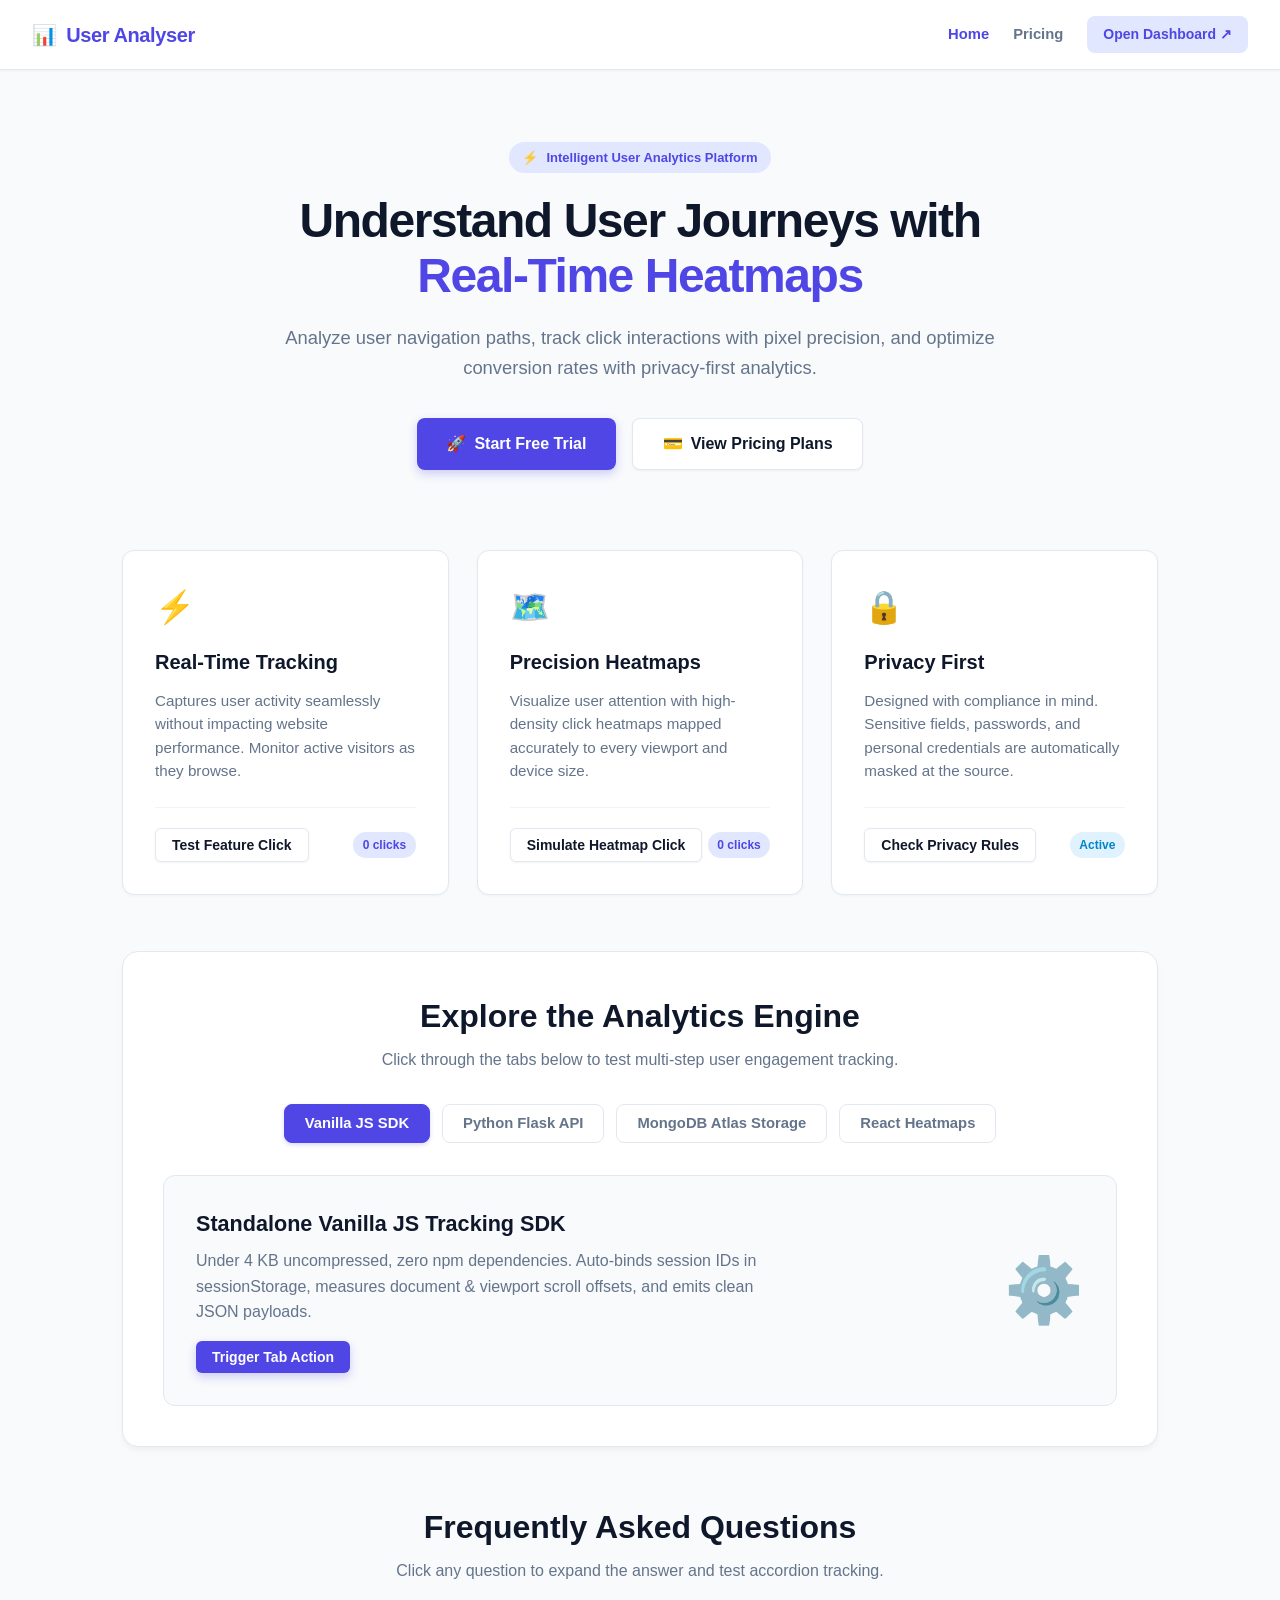
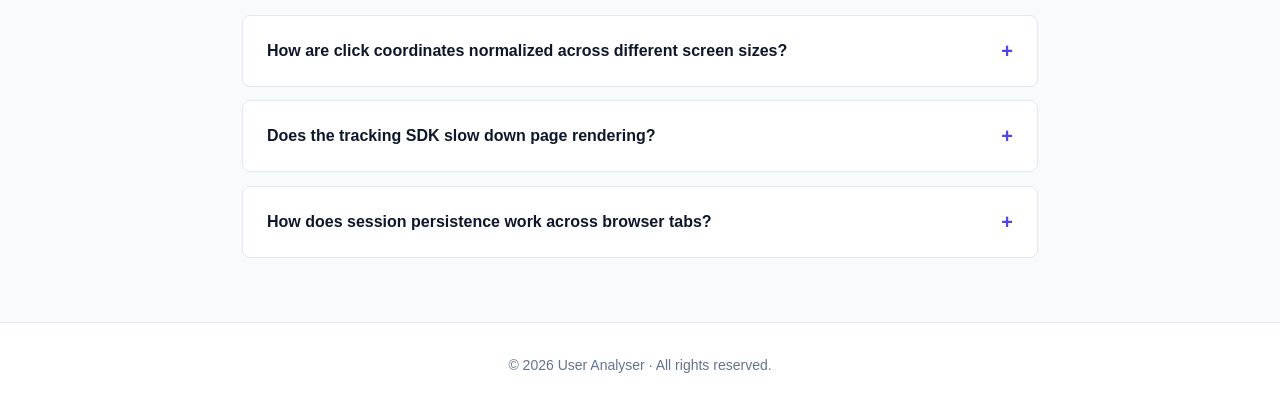
<file: demo-site/index.html>
<!DOCTYPE html>
<html lang="en">
<head>
    <meta charset="UTF-8">
    <meta name="viewport" content="width=device-width, initial-scale=1.0">
    <title>User Analyser - Intelligent Web Analytics</title>
    <style>
        :root {
            --primary: #4f46e5;
            --primary-hover: #4338ca;
            --primary-light: #e0e7ff;
            --bg: #f8fafc;
            --card-bg: #ffffff;
            --text-main: #0f172a;
            --text-muted: #64748b;
            --border: #e2e8f0;
            --accent: #10b981;
            --accent-light: #d1fae5;
            --danger: #ef4444;
        }
        * {
            box-sizing: border-box;
            margin: 0;
            padding: 0;
            font-family: -apple-system, BlinkMacSystemFont, "Segoe UI", Roboto, Helvetica, Arial, sans-serif;
        }
        body {
            background-color: var(--bg);
            color: var(--text-main);
            min-height: 100vh;
            display: flex;
            flex-direction: column;
            line-height: 1.5;
        }
        header {
            background: var(--card-bg);
            border-bottom: 1px solid var(--border);
            padding: 1rem 2rem;
            display: flex;
            justify-content: space-between;
            align-items: center;
            position: sticky;
            top: 0;
            z-index: 40;
            box-shadow: 0 1px 3px 0 rgba(0, 0, 0, 0.04);
        }
        .logo {
            font-size: 1.25rem;
            font-weight: 800;
            color: var(--primary);
            display: flex;
            align-items: center;
            gap: 0.6rem;
            letter-spacing: -0.02em;
        }
        nav {
            display: flex;
            gap: 1.5rem;
            align-items: center;
        }
        nav a {
            text-decoration: none;
            color: var(--text-muted);
            font-weight: 600;
            font-size: 0.925rem;
            transition: color 0.15s;
        }
        nav a:hover, nav a.active {
            color: var(--primary);
        }
        .nav-btn {
            background: var(--primary-light);
            color: var(--primary);
            padding: 0.5rem 1rem;
            border-radius: 0.5rem;
            text-decoration: none;
            font-size: 0.875rem;
            font-weight: 700;
            transition: all 0.2s;
        }
        .nav-btn:hover {
            background: var(--primary);
            color: white;
        }
        .hero {
            padding: 4.5rem 2rem 3rem;
            text-align: center;
            max-width: 860px;
            margin: 0 auto;
        }
        .hero-badge {
            display: inline-flex;
            align-items: center;
            gap: 0.5rem;
            background: var(--primary-light);
            color: var(--primary);
            font-size: 0.8125rem;
            font-weight: 700;
            padding: 0.35rem 0.85rem;
            border-radius: 9999px;
            margin-bottom: 1.25rem;
        }
        .hero h1 {
            font-size: 3rem;
            font-weight: 800;
            line-height: 1.15;
            letter-spacing: -0.03em;
            margin-bottom: 1.25rem;
            color: var(--text-main);
        }
        .hero h1 span {
            color: var(--primary);
        }
        .hero p {
            font-size: 1.15rem;
            color: var(--text-muted);
            margin-bottom: 2.25rem;
            line-height: 1.6;
        }
        .btn-group {
            display: flex;
            gap: 1rem;
            justify-content: center;
            flex-wrap: wrap;
        }
        .btn {
            padding: 0.8rem 1.85rem;
            font-size: 1rem;
            font-weight: 700;
            border-radius: 0.5rem;
            cursor: pointer;
            transition: all 0.2s;
            border: none;
            text-decoration: none;
            display: inline-flex;
            align-items: center;
            gap: 0.5rem;
            user-select: none;
        }
        .btn-primary {
            background: var(--primary);
            color: white;
            box-shadow: 0 4px 10px rgba(79, 70, 229, 0.25);
        }
        .btn-primary:hover {
            background: var(--primary-hover);
            transform: translateY(-2px);
            box-shadow: 0 6px 14px rgba(79, 70, 229, 0.35);
        }
        .btn-secondary {
            background: white;
            color: var(--text-main);
            border: 1px solid var(--border);
            box-shadow: 0 1px 3px rgba(0, 0, 0, 0.05);
        }
        .btn-secondary:hover {
            background: #f1f5f9;
            transform: translateY(-2px);
        }
        .btn-sm {
            padding: 0.5rem 1rem;
            font-size: 0.875rem;
            border-radius: 0.375rem;
        }
        /* Features Grid */
        .features {
            max-width: 1100px;
            margin: 2rem auto;
            padding: 0 2rem;
            display: grid;
            grid-template-columns: repeat(auto-fit, minmax(320px, 1fr));
            gap: 1.75rem;
        }
        .feature-card {
            background: var(--card-bg);
            border: 1px solid var(--border);
            border-radius: 0.75rem;
            padding: 2rem;
            box-shadow: 0 1px 3px 0 rgba(0, 0, 0, 0.04);
            transition: all 0.2s;
            display: flex;
            flex-direction: column;
        }
        .feature-card:hover {
            transform: translateY(-4px);
            box-shadow: 0 12px 20px -3px rgba(0, 0, 0, 0.08);
            border-color: #cbd5e1;
        }
        .feature-icon {
            font-size: 2rem;
            margin-bottom: 1rem;
        }
        .feature-card h3 {
            font-size: 1.25rem;
            font-weight: 700;
            margin-bottom: 0.75rem;
        }
        .feature-card p {
            color: var(--text-muted);
            line-height: 1.55;
            margin-bottom: 1.5rem;
            font-size: 0.95rem;
            flex-grow: 1;
        }
        .feature-action-bar {
            display: flex;
            align-items: center;
            justify-content: space-between;
            border-top: 1px solid #f1f5f9;
            padding-top: 1.25rem;
        }
        .click-counter-badge {
            font-size: 0.75rem;
            font-weight: 700;
            color: var(--primary);
            background: var(--primary-light);
            padding: 0.25rem 0.6rem;
            border-radius: 9999px;
        }

        /* Interactive Showcase Tabs */
        .showcase-section {
            max-width: 1100px;
            margin: 3.5rem auto 1.5rem;
            padding: 0 2rem;
            width: 100%;
        }
        .showcase-card {
            background: white;
            border: 1px solid var(--border);
            border-radius: 1rem;
            padding: 2.5rem;
            box-shadow: 0 4px 6px -1px rgba(0, 0, 0, 0.05);
        }
        .showcase-header {
            text-align: center;
            margin-bottom: 2rem;
        }
        .showcase-header h2 {
            font-size: 2rem;
            font-weight: 800;
            margin-bottom: 0.5rem;
        }
        .showcase-header p {
            color: var(--text-muted);
        }
        .tab-buttons {
            display: flex;
            gap: 0.75rem;
            justify-content: center;
            margin-bottom: 2rem;
            flex-wrap: wrap;
        }
        .tab-btn {
            padding: 0.65rem 1.25rem;
            border: 1px solid var(--border);
            background: white;
            border-radius: 0.5rem;
            font-weight: 600;
            font-size: 0.925rem;
            cursor: pointer;
            transition: all 0.2s;
            color: var(--text-muted);
        }
        .tab-btn:hover {
            border-color: var(--primary);
            color: var(--primary);
        }
        .tab-btn.active {
            background: var(--primary);
            color: white;
            border-color: var(--primary);
            box-shadow: 0 2px 4px rgba(79, 70, 229, 0.2);
        }
        .tab-content-panel {
            background: #f8fafc;
            border: 1px solid var(--border);
            border-radius: 0.75rem;
            padding: 2rem;
            min-height: 180px;
            display: flex;
            align-items: center;
            justify-content: space-between;
            gap: 2rem;
        }
        .tab-info h4 {
            font-size: 1.35rem;
            font-weight: 800;
            margin-bottom: 0.5rem;
            color: var(--text-main);
        }
        .tab-info p {
            color: var(--text-muted);
            line-height: 1.6;
            margin-bottom: 1rem;
            max-width: 580px;
        }

        /* FAQ Accordion */
        .faq-section {
            max-width: 860px;
            margin: 3.5rem auto 4rem;
            padding: 0 2rem;
            width: 100%;
        }
        .faq-section h2 {
            text-align: center;
            font-size: 2rem;
            font-weight: 800;
            margin-bottom: 0.5rem;
        }
        .faq-section .subtitle {
            text-align: center;
            color: var(--text-muted);
            margin-bottom: 2rem;
        }
        .faq-item {
            background: white;
            border: 1px solid var(--border);
            border-radius: 0.5rem;
            margin-bottom: 0.85rem;
            overflow: hidden;
            transition: border-color 0.2s;
        }
        .faq-item:hover {
            border-color: #cbd5e1;
        }
        .faq-question {
            padding: 1.25rem 1.5rem;
            font-weight: 700;
            cursor: pointer;
            display: flex;
            justify-content: space-between;
            align-items: center;
            user-select: none;
            color: var(--text-main);
        }
        .faq-question span.icon {
            font-size: 1.25rem;
            color: var(--primary);
            transition: transform 0.2s;
        }
        .faq-answer {
            padding: 0 1.5rem 1.25rem;
            color: var(--text-muted);
            font-size: 0.95rem;
            line-height: 1.6;
            display: none;
        }
        .faq-item.open .faq-answer {
            display: block;
        }
        .faq-item.open .faq-question span.icon {
            transform: rotate(45deg);
        }

        /* Live Tracker Toast */
        #cf-toast {
            position: fixed;
            bottom: 1.5rem;
            right: 1.5rem;
            background: #0f172a;
            color: #f8fafc;
            padding: 1rem 1.5rem;
            border-radius: 0.75rem;
            font-size: 0.9rem;
            box-shadow: 0 20px 25px -5px rgba(0, 0, 0, 0.3), 0 8px 10px -6px rgba(0, 0, 0, 0.2);
            display: none;
            z-index: 1000;
            border-left: 4px solid var(--accent);
            animation: slideUp 0.25s ease-out;
            max-width: 380px;
        }
        @keyframes slideUp {
            from { opacity: 0; transform: translateY(16px); }
            to { opacity: 1; transform: translateY(0); }
        }
        #cf-toast strong {
            color: #38bdf8;
        }
        #cf-toast a {
            color: #a7f3d0;
            text-decoration: underline;
            font-weight: 600;
            display: inline-block;
            margin-top: 0.35rem;
        }

        /* Modals */
        .modal-overlay {
            position: fixed;
            top: 0;
            left: 0;
            right: 0;
            bottom: 0;
            background: rgba(15, 23, 42, 0.6);
            backdrop-filter: blur(4px);
            display: none;
            justify-content: center;
            align-items: center;
            z-index: 999;
            padding: 1.5rem;
        }
        .modal-card {
            background: white;
            border-radius: 1rem;
            max-width: 500px;
            width: 100%;
            padding: 2.25rem;
            box-shadow: 0 25px 50px -12px rgba(0, 0, 0, 0.25);
            position: relative;
            animation: zoomIn 0.2s ease-out;
        }
        @keyframes zoomIn {
            from { opacity: 0; transform: scale(0.95); }
            to { opacity: 1; transform: scale(1); }
        }
        .modal-close-btn {
            position: absolute;
            top: 1.25rem;
            right: 1.25rem;
            background: none;
            border: none;
            font-size: 1.5rem;
            color: #94a3b8;
            cursor: pointer;
            padding: 0.25rem 0.5rem;
            border-radius: 0.375rem;
        }
        .modal-close-btn:hover {
            color: #0f172a;
            background: #f1f5f9;
        }
        .modal-card h3 {
            font-size: 1.5rem;
            font-weight: 800;
            margin-bottom: 0.5rem;
        }
        .modal-card p {
            color: var(--text-muted);
            margin-bottom: 1.5rem;
            font-size: 0.95rem;
        }
        .form-group {
            margin-bottom: 1.25rem;
            text-align: left;
        }
        .form-group label {
            display: block;
            font-size: 0.85rem;
            font-weight: 700;
            margin-bottom: 0.4rem;
            color: var(--text-main);
        }
        .form-input {
            width: 100%;
            padding: 0.75rem 1rem;
            border: 1px solid var(--border);
            border-radius: 0.5rem;
            font-size: 0.95rem;
            outline: none;
            transition: border-color 0.15s;
        }
        .form-input:focus {
            border-color: var(--primary);
            box-shadow: 0 0 0 3px rgba(79, 70, 229, 0.15);
        }

        /* Success Message Box */
        .success-box {
            background: var(--accent-light);
            border: 1px solid #86efac;
            color: #065f46;
            padding: 1.5rem;
            border-radius: 0.75rem;
            text-align: center;
            display: none;
        }

        footer {
            margin-top: auto;
            padding: 2rem;
            text-align: center;
            border-top: 1px solid var(--border);
            color: var(--text-muted);
            font-size: 0.875rem;
            background: white;
        }
    </style>
</head>
<body>

    <!-- Sticky Navigation Bar -->
    <header>
        <div class="logo">
            <span>📊</span> User Analyser
        </div>
        <nav>
            <a href="index.html" class="active">Home</a>
            <a href="pricing.html">Pricing</a>
            <a href="http://localhost:5173" target="_blank" class="nav-btn">Open Dashboard ↗</a>
        </nav>
    </header>

    <main>
        <!-- Hero Section -->
        <section class="hero">
            <div class="hero-badge">
                <span>⚡</span> Intelligent User Analytics Platform
            </div>
            <h1>Understand User Journeys with <span>Real-Time Heatmaps</span></h1>
            <p>Analyze user navigation paths, track click interactions with pixel precision, and optimize conversion rates with privacy-first analytics.</p>
            <div class="btn-group">
                <button id="btn-hero-signup" class="btn btn-primary" onclick="openSignupModal()">
                    <span>🚀</span> Start Free Trial
                </button>
                <a id="btn-hero-pricing" href="pricing.html" class="btn btn-secondary">
                    <span>💳</span> View Pricing Plans
                </a>
            </div>
        </section>

        <!-- Feature Cards Grid -->
        <section class="features">
            <div class="feature-card">
                <div class="feature-icon">⚡</div>
                <h3>Real-Time Tracking</h3>
                <p>Captures user activity seamlessly without impacting website performance. Monitor active visitors as they browse.</p>
                <div class="feature-action-bar">
                    <button id="btn-feature-realtime" class="btn btn-secondary btn-sm" onclick="handleFeatureTest(this, 'Real-time Tracking')">
                        Test Feature Click
                    </button>
                    <span id="counter-realtime" class="click-counter-badge">0 clicks</span>
                </div>
            </div>

            <div class="feature-card">
                <div class="feature-icon">🗺️</div>
                <h3>Precision Heatmaps</h3>
                <p>Visualize user attention with high-density click heatmaps mapped accurately to every viewport and device size.</p>
                <div class="feature-action-bar">
                    <button id="btn-feature-heatmap" class="btn btn-secondary btn-sm" onclick="handleFeatureTest(this, 'Precision Heatmaps')">
                        Simulate Heatmap Click
                    </button>
                    <span id="counter-heatmap" class="click-counter-badge">0 clicks</span>
                </div>
            </div>

            <div class="feature-card">
                <div class="feature-icon">🔒</div>
                <h3>Privacy First</h3>
                <p>Designed with compliance in mind. Sensitive fields, passwords, and personal credentials are automatically masked at the source.</p>
                <div class="feature-action-bar">
                    <button id="btn-feature-privacy" class="btn btn-secondary btn-sm" onclick="openPrivacyModal()">
                        Check Privacy Rules
                    </button>
                    <span class="click-counter-badge" style="background: #e0f2fe; color: #0284c7;">Active</span>
                </div>
            </div>
        </section>

        <!-- Interactive Showcase Tabs -->
        <section class="showcase-section">
            <div class="showcase-card">
                <div class="showcase-header">
                    <h2>Explore the Analytics Engine</h2>
                    <p>Click through the tabs below to test multi-step user engagement tracking.</p>
                </div>

                <div class="tab-buttons">
                    <button class="tab-btn active" onclick="switchShowcaseTab(0, 'Tracking SDK')">Vanilla JS SDK</button>
                    <button class="tab-btn" onclick="switchShowcaseTab(1, 'Flask Backend')">Python Flask API</button>
                    <button class="tab-btn" onclick="switchShowcaseTab(2, 'MongoDB Atlas')">MongoDB Atlas Storage</button>
                    <button class="tab-btn" onclick="switchShowcaseTab(3, 'React Dashboard')">React Heatmaps</button>
                </div>

                <div id="showcase-content" class="tab-content-panel">
                    <div class="tab-info">
                        <h4 id="tab-title">Standalone Vanilla JS Tracking SDK</h4>
                        <p id="tab-desc">Under 4 KB uncompressed, zero npm dependencies. Auto-binds session IDs in sessionStorage, measures document & viewport scroll offsets, and emits clean JSON payloads.</p>
                        <button id="btn-tab-action" class="btn btn-primary btn-sm" onclick="handleTabAction()">
                            Trigger Tab Action
                        </button>
                    </div>
                    <div style="font-size: 4rem; opacity: 0.85;">⚙️</div>
                </div>
            </div>
        </section>

        <!-- Interactive FAQ Accordion -->
        <section class="faq-section">
            <h2>Frequently Asked Questions</h2>
            <p class="subtitle">Click any question to expand the answer and test accordion tracking.</p>

            <div class="faq-item" onclick="toggleFaq(this)">
                <div class="faq-question">
                    <span>How are click coordinates normalized across different screen sizes?</span>
                    <span class="icon">+</span>
                </div>
                <div class="faq-answer">
                    The tracker captures both absolute document coordinates <code>(x, y)</code> and current viewport width/height. The backend calculates normalized coordinates <code>(x / viewport.width, y / viewport.height)</code> so the React heatmap can scale accurately regardless of screen size!
                </div>
            </div>

            <div class="faq-item" onclick="toggleFaq(this)">
                <div class="faq-question">
                    <span>Does the tracking SDK slow down page rendering?</span>
                    <span class="icon">+</span>
                </div>
                <div class="faq-answer">
                    Not at all! The SDK attaches a single top-level event listener with event delegation and uses non-blocking asynchronous <code>fetch(..., { keepalive: true })</code> and <code>sendBeacon</code> fallbacks.
                </div>
            </div>

            <div class="faq-item" onclick="toggleFaq(this)">
                <div class="faq-question">
                    <span>How does session persistence work across browser tabs?</span>
                    <span class="icon">+</span>
                </div>
                <div class="faq-answer">
                    Sessions are managed via <code>sessionStorage</code>. Each browser tab receives a persistent UUID. Navigating between pages in the same tab preserves the journey, while opening a fresh tab begins a separate session!
                </div>
            </div>
        </section>
    </main>

    <!-- Sign Up Modal Dialog -->
    <div id="modal-signup" class="modal-overlay" onclick="closeModalOnOverlay(event, 'modal-signup')">
        <div class="modal-card">
            <button class="modal-close-btn" onclick="closeModal('modal-signup')">&times;</button>
            <div id="signup-form-view">
                <h3>🚀 Start Your 14-Day Free Trial</h3>
                <p>Test form interaction tracking and conversion funnels.</p>
                <form onsubmit="handleSignupSubmit(event)">
                    <div class="form-group">
                        <label for="input-name">Full Name</label>
                        <input id="input-name" class="form-input" type="text" placeholder="e.g. Bhupesh Singh" required>
                    </div>
                    <div class="form-group">
                        <label for="input-email">Work Email</label>
                        <input id="input-email" class="form-input" type="email" placeholder="bhupesh@example.com" required>
                    </div>
                    <div class="form-group">
                        <label for="input-pass">Password (Ignored by SDK Privacy Filter)</label>
                        <input id="input-pass" class="form-input" type="password" placeholder="••••••••••••" required>
                    </div>
                    <button type="submit" id="btn-submit-signup" class="btn btn-primary" style="width: 100%; justify-content: center;">
                        Create Free Account
                    </button>
                </form>
            </div>
            <div id="signup-success-view" class="success-box">
                <div style="font-size: 2.5rem; margin-bottom: 0.5rem;">🎉</div>
                <h4 style="font-size: 1.25rem; font-weight: 800; margin-bottom: 0.5rem;">Account Created Successfully!</h4>
                <p style="color: #047857; margin-bottom: 1rem;">This signup interaction was tracked and recorded to MongoDB Atlas.</p>
                <button class="btn btn-primary btn-sm" onclick="closeModal('modal-signup')">Close & Continue</button>
            </div>
        </div>
    </div>

    <!-- Privacy Rules Modal Dialog -->
    <div id="modal-privacy" class="modal-overlay" onclick="closeModalOnOverlay(event, 'modal-privacy')">
        <div class="modal-card">
            <button class="modal-close-btn" onclick="closeModal('modal-privacy')">&times;</button>
            <h3>🔒 Built-in Privacy Rules</h3>
            <p>How the Vanilla JS Tracker SDK safeguards user data:</p>
            <ul style="text-align: left; margin-bottom: 1.5rem; padding-left: 1.25rem; line-height: 1.8; color: var(--text-muted);">
                <li><strong>Password Field Masking:</strong> Any <code>input[type="password"]</code> click or value is strictly ignored.</li>
                <li><strong>PII Sanitization:</strong> Form values with sensitive tokens are never sent over the wire.</li>
                <li><strong>Configurable Blacklists:</strong> Elements marked with <code>data-analytics-ignore</code> are skipped completely.</li>
                <li><strong>Cookie-Free Architecture:</strong> Relies on tab-scoped <code>sessionStorage</code> rather than third-party tracking cookies.</li>
            </ul>
            <button class="btn btn-secondary btn-sm" onclick="closeModal('modal-privacy')" style="width: 100%; justify-content: center;">
                Got it, Thanks!
            </button>
        </div>
    </div>

    <!-- Live Tracking Feedback Banner -->
    <div id="cf-toast"></div>

    <footer>
        <p>© 2026 User Analyser · All rights reserved.</p>
    </footer>

    <!-- Load Standalone Analytics SDK -->
    <script src="../tracker/tracker.js" data-api-url="http://127.0.0.1:5000/api"></script>

    <!-- Interactive Page Logic & Toast Feedback -->
    <script>
        var clickCounts = { realtime: 0, heatmap: 0 };

        // Toast feedback listener
        window.addEventListener('cf:click_tracked', function(e) {
            var toast = document.getElementById('cf-toast');
            if (toast) {
                var coords = e.detail.clickCoordinates;
                var elText = e.detail.targetText || e.detail.targetTag;
                toast.innerHTML = '🎯 <strong>Click Captured:</strong> (' + coords.x + ', ' + coords.y + ')<br>' +
                                  '<span style="color: #cbd5e1;">Target: "' + elText + '"</span><br>' +
                                  '<a href="http://localhost:5173" target="_blank">View Live in User Analyser ↗</a>';
                toast.style.display = 'block';
                clearTimeout(window.__toastTimeout);
                window.__toastTimeout = setTimeout(function() {
                    toast.style.display = 'none';
                }, 3000);
            }
        });

        // Feature card counter and feedback
        function handleFeatureTest(btn, name) {
            if (name === 'Real-time Tracking') {
                clickCounts.realtime++;
                document.getElementById('counter-realtime').innerText = clickCounts.realtime + ' clicks';
            } else if (name === 'Precision Heatmaps') {
                clickCounts.heatmap++;
                document.getElementById('counter-heatmap').innerText = clickCounts.heatmap + ' clicks';
            }
            btn.style.transform = 'scale(0.96)';
            setTimeout(function() { btn.style.transform = ''; }, 150);
        }

        // Showcase Tabs
        var tabData = [
            {
                title: 'High-Performance Event Collection',
                desc: 'Ultra-lightweight tracking engine with zero external dependencies. Automatically handles session continuity and captures viewport interactions without UI latency.',
                icon: '⚙️',
                action: 'Test Event Pulse'
            },
            {
                title: 'Real-Time Ingestion Pipeline',
                desc: 'Enterprise-grade ingestion processing event validation, schema sanitation, coordinate normalization, and high-throughput logging.',
                icon: '⚡',
                action: 'Run Pipeline Check'
            },
            {
                title: 'Indexed Cloud Analytics Store',
                desc: 'Optimized cloud database storage delivering sub-second aggregations, session timeline queries, and historical interaction retrieval.',
                icon: '📊',
                action: 'Query Session Store'
            },
            {
                title: 'Precision Heatmap Visualizer',
                desc: 'HTML5 Canvas rendering engine mapping thermal density gradients and pinpoint coordinate clusters dynamically across device viewports.',
                icon: '🔥',
                action: 'Launch Heatmap View'
            }
        ];

        function switchShowcaseTab(idx, name) {
            var buttons = document.querySelectorAll('.tab-btn');
            buttons.forEach(function(b, i) {
                if (i === idx) b.classList.add('active');
                else b.classList.remove('active');
            });
            var data = tabData[idx];
            document.getElementById('tab-title').innerText = data.title;
            document.getElementById('tab-desc').innerText = data.desc;
            document.getElementById('btn-tab-action').innerText = data.action;
        }

        function handleTabAction() {
            var actionBtn = document.getElementById('btn-tab-action');
            var origText = actionBtn.innerText;
            actionBtn.innerText = '✓ Action Executed!';
            actionBtn.style.background = '#10b981';
            setTimeout(function() {
                actionBtn.innerText = origText;
                actionBtn.style.background = '';
            }, 1200);
        }

        // FAQ Toggle
        function toggleFaq(item) {
            item.classList.toggle('open');
        }

        // Modal Controls
        function openSignupModal() {
            document.getElementById('signup-form-view').style.display = 'block';
            document.getElementById('signup-success-view').style.display = 'none';
            document.getElementById('modal-signup').style.display = 'flex';
        }

        function openPrivacyModal() {
            document.getElementById('modal-privacy').style.display = 'flex';
        }

        function closeModal(id) {
            document.getElementById(id).style.display = 'none';
        }

        function closeModalOnOverlay(e, id) {
            if (e.target.id === id) {
                closeModal(id);
            }
        }

        function handleSignupSubmit(e) {
            e.preventDefault();
            document.getElementById('signup-form-view').style.display = 'none';
            document.getElementById('signup-success-view').style.display = 'block';
        }
    </script>
</body>
</html>
</file>
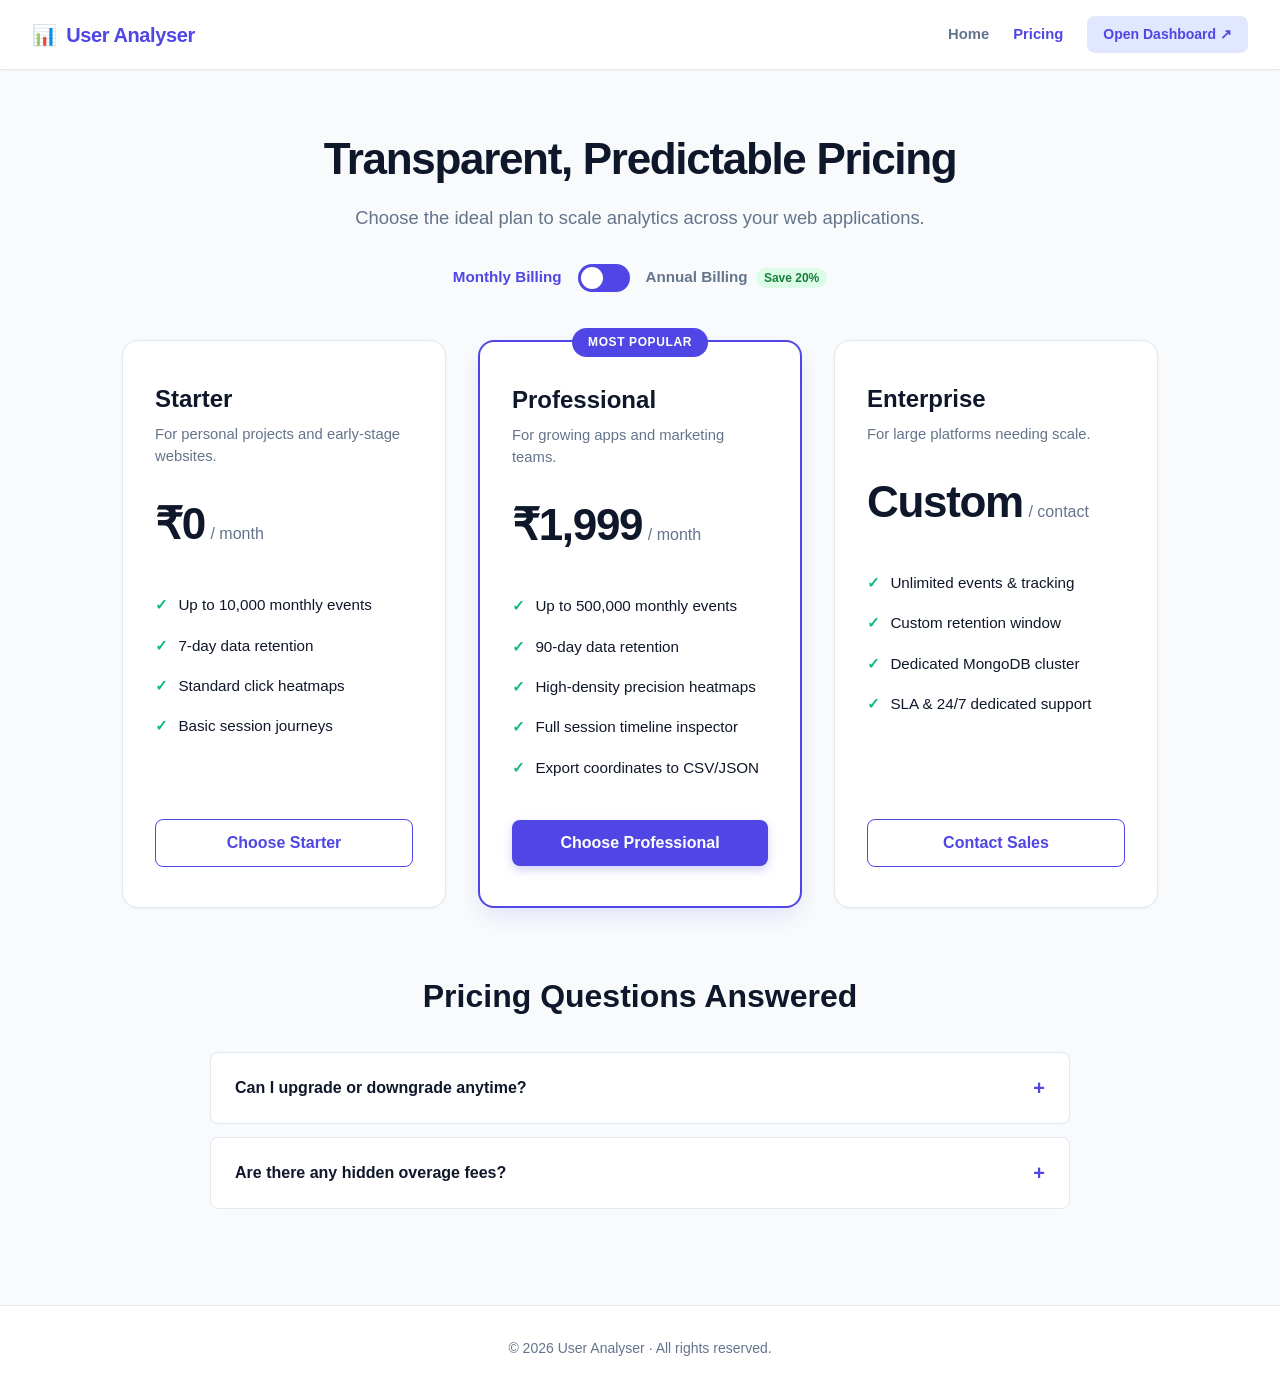
<file: demo-site/pricing.html>
<!DOCTYPE html>
<html lang="en">
<head>
    <meta charset="UTF-8">
    <meta name="viewport" content="width=device-width, initial-scale=1.0">
    <title>User Analyser - Transparent Pricing</title>
    <style>
        :root {
            --primary: #4f46e5;
            --primary-hover: #4338ca;
            --primary-light: #e0e7ff;
            --bg: #f8fafc;
            --card-bg: #ffffff;
            --text-main: #0f172a;
            --text-muted: #64748b;
            --border: #e2e8f0;
            --accent: #10b981;
            --accent-light: #d1fae5;
        }
        * {
            box-sizing: border-box;
            margin: 0;
            padding: 0;
            font-family: -apple-system, BlinkMacSystemFont, "Segoe UI", Roboto, Helvetica, Arial, sans-serif;
        }
        body {
            background-color: var(--bg);
            color: var(--text-main);
            min-height: 100vh;
            display: flex;
            flex-direction: column;
            line-height: 1.5;
        }
        header {
            background: var(--card-bg);
            border-bottom: 1px solid var(--border);
            padding: 1rem 2rem;
            display: flex;
            justify-content: space-between;
            align-items: center;
            position: sticky;
            top: 0;
            z-index: 40;
            box-shadow: 0 1px 3px 0 rgba(0, 0, 0, 0.04);
        }
        .logo {
            font-size: 1.25rem;
            font-weight: 800;
            color: var(--primary);
            display: flex;
            align-items: center;
            gap: 0.6rem;
            letter-spacing: -0.02em;
        }
        nav {
            display: flex;
            gap: 1.5rem;
            align-items: center;
        }
        nav a {
            text-decoration: none;
            color: var(--text-muted);
            font-weight: 600;
            font-size: 0.925rem;
            transition: color 0.15s;
        }
        nav a:hover, nav a.active {
            color: var(--primary);
        }
        .nav-btn {
            background: var(--primary-light);
            color: var(--primary);
            padding: 0.5rem 1rem;
            border-radius: 0.5rem;
            text-decoration: none;
            font-size: 0.875rem;
            font-weight: 700;
            transition: all 0.2s;
        }
        .nav-btn:hover {
            background: var(--primary);
            color: white;
        }
        .container {
            max-width: 1100px;
            margin: 3.5rem auto 2rem;
            padding: 0 2rem;
            text-align: center;
            flex-grow: 1;
            width: 100%;
        }
        h1 {
            font-size: 2.75rem;
            font-weight: 800;
            letter-spacing: -0.03em;
            margin-bottom: 0.75rem;
            color: var(--text-main);
        }
        .subtitle {
            font-size: 1.15rem;
            color: var(--text-muted);
            margin-bottom: 2rem;
            max-width: 620px;
            margin-left: auto;
            margin-right: auto;
        }

        /* Billing Toggle */
        .billing-toggle-container {
            display: flex;
            align-items: center;
            justify-content: center;
            gap: 1rem;
            margin-bottom: 3rem;
        }
        .toggle-label {
            font-size: 0.95rem;
            font-weight: 700;
            color: var(--text-muted);
            cursor: pointer;
        }
        .toggle-label.active {
            color: var(--primary);
        }
        .toggle-switch {
            width: 52px;
            height: 28px;
            background: var(--primary);
            border-radius: 9999px;
            position: relative;
            cursor: pointer;
            transition: background 0.2s;
        }
        .toggle-switch::after {
            content: '';
            position: absolute;
            top: 3px;
            left: 3px;
            width: 22px;
            height: 22px;
            background: white;
            border-radius: 50%;
            transition: transform 0.2s;
        }
        .toggle-switch.annual::after {
            transform: translateX(24px);
        }
        .discount-badge {
            background: #dcfce7;
            color: #15803d;
            font-size: 0.75rem;
            font-weight: 800;
            padding: 0.2rem 0.5rem;
            border-radius: 9999px;
            margin-left: 0.25rem;
        }

        /* Pricing Grid */
        .pricing-grid {
            display: grid;
            grid-template-columns: repeat(auto-fit, minmax(310px, 1fr));
            gap: 2rem;
            align-items: stretch;
            margin-bottom: 4rem;
        }
        .pricing-card {
            background: var(--card-bg);
            border: 1px solid var(--border);
            border-radius: 1rem;
            padding: 2.5rem 2rem;
            text-align: left;
            position: relative;
            display: flex;
            flex-direction: column;
            transition: all 0.25s;
            box-shadow: 0 1px 3px 0 rgba(0, 0, 0, 0.05);
        }
        .pricing-card:hover {
            transform: translateY(-5px);
            box-shadow: 0 16px 24px -6px rgba(0, 0, 0, 0.1);
            border-color: #cbd5e1;
        }
        .pricing-card.popular {
            border: 2px solid var(--primary);
            box-shadow: 0 10px 25px -5px rgba(79, 70, 229, 0.15);
        }
        .popular-badge {
            position: absolute;
            top: -14px;
            left: 50%;
            transform: translateX(-50%);
            background: var(--primary);
            color: white;
            padding: 0.35rem 1rem;
            font-size: 0.75rem;
            font-weight: 800;
            letter-spacing: 0.05em;
            text-transform: uppercase;
            border-radius: 9999px;
        }
        .pricing-card h3 {
            font-size: 1.5rem;
            font-weight: 800;
            margin-bottom: 0.4rem;
        }
        .pricing-card .desc {
            color: var(--text-muted);
            font-size: 0.925rem;
            margin-bottom: 1.5rem;
        }
        .price {
            font-size: 2.75rem;
            font-weight: 800;
            margin-bottom: 1.75rem;
            display: flex;
            align-items: baseline;
            gap: 0.35rem;
            letter-spacing: -0.03em;
        }
        .price span {
            font-size: 1rem;
            color: var(--text-muted);
            font-weight: 500;
            letter-spacing: normal;
        }
        .features-list {
            list-style: none;
            margin-bottom: 2rem;
            flex-grow: 1;
        }
        .features-list li {
            padding: 0.55rem 0;
            color: var(--text-main);
            font-size: 0.95rem;
            display: flex;
            align-items: center;
            gap: 0.65rem;
        }
        .features-list li::before {
            content: "✓";
            color: var(--accent);
            font-weight: 800;
        }
        .btn {
            width: 100%;
            padding: 0.85rem 1.25rem;
            font-size: 1rem;
            font-weight: 700;
            border-radius: 0.5rem;
            cursor: pointer;
            transition: all 0.2s;
            border: none;
            text-align: center;
            user-select: none;
        }
        .btn-primary {
            background: var(--primary);
            color: white;
            box-shadow: 0 4px 10px rgba(79, 70, 229, 0.25);
        }
        .btn-primary:hover {
            background: var(--primary-hover);
            transform: translateY(-2px);
        }
        .btn-outline {
            background: transparent;
            color: var(--primary);
            border: 1.5px solid var(--primary);
        }
        .btn-outline:hover {
            background: var(--primary-light);
            transform: translateY(-2px);
        }

        /* FAQ Accordion on Pricing */
        .faq-section {
            max-width: 860px;
            margin: 2rem auto 4rem;
            text-align: left;
        }
        .faq-section h2 {
            text-align: center;
            font-size: 2rem;
            font-weight: 800;
            margin-bottom: 2rem;
        }
        .faq-item {
            background: white;
            border: 1px solid var(--border);
            border-radius: 0.5rem;
            margin-bottom: 0.85rem;
            overflow: hidden;
            transition: border-color 0.2s;
        }
        .faq-question {
            padding: 1.25rem 1.5rem;
            font-weight: 700;
            cursor: pointer;
            display: flex;
            justify-content: space-between;
            align-items: center;
            user-select: none;
        }
        .faq-question span.icon {
            font-size: 1.25rem;
            color: var(--primary);
            transition: transform 0.2s;
        }
        .faq-answer {
            padding: 0 1.5rem 1.25rem;
            color: var(--text-muted);
            font-size: 0.95rem;
            line-height: 1.6;
            display: none;
        }
        .faq-item.open .faq-answer {
            display: block;
        }
        .faq-item.open .faq-question span.icon {
            transform: rotate(45deg);
        }

        /* Live Tracker Toast */
        #cf-toast {
            position: fixed;
            bottom: 1.5rem;
            right: 1.5rem;
            background: #0f172a;
            color: #f8fafc;
            padding: 1rem 1.5rem;
            border-radius: 0.75rem;
            font-size: 0.9rem;
            box-shadow: 0 20px 25px -5px rgba(0, 0, 0, 0.3), 0 8px 10px -6px rgba(0, 0, 0, 0.2);
            display: none;
            z-index: 1000;
            border-left: 4px solid var(--accent);
            animation: slideUp 0.25s ease-out;
            max-width: 380px;
            text-align: left;
        }
        @keyframes slideUp {
            from { opacity: 0; transform: translateY(16px); }
            to { opacity: 1; transform: translateY(0); }
        }
        #cf-toast strong {
            color: #38bdf8;
        }
        #cf-toast a {
            color: #a7f3d0;
            text-decoration: underline;
            font-weight: 600;
            display: inline-block;
            margin-top: 0.35rem;
        }

        /* Modal Dialog */
        .modal-overlay {
            position: fixed;
            top: 0;
            left: 0;
            right: 0;
            bottom: 0;
            background: rgba(15, 23, 42, 0.6);
            backdrop-filter: blur(4px);
            display: none;
            justify-content: center;
            align-items: center;
            z-index: 999;
            padding: 1.5rem;
        }
        .modal-card {
            background: white;
            border-radius: 1rem;
            max-width: 480px;
            width: 100%;
            padding: 2.25rem;
            box-shadow: 0 25px 50px -12px rgba(0, 0, 0, 0.25);
            position: relative;
            text-align: left;
            animation: zoomIn 0.2s ease-out;
        }
        @keyframes zoomIn {
            from { opacity: 0; transform: scale(0.95); }
            to { opacity: 1; transform: scale(1); }
        }
        .modal-close-btn {
            position: absolute;
            top: 1.25rem;
            right: 1.25rem;
            background: none;
            border: none;
            font-size: 1.5rem;
            color: #94a3b8;
            cursor: pointer;
            padding: 0.25rem 0.5rem;
            border-radius: 0.375rem;
        }
        .modal-close-btn:hover {
            color: #0f172a;
            background: #f1f5f9;
        }
        .modal-card h3 {
            font-size: 1.5rem;
            font-weight: 800;
            margin-bottom: 0.5rem;
        }
        .modal-card p {
            color: var(--text-muted);
            margin-bottom: 1.5rem;
            font-size: 0.95rem;
        }
        .plan-summary-box {
            background: #f8fafc;
            border: 1px solid var(--border);
            border-radius: 0.5rem;
            padding: 1rem 1.25rem;
            margin-bottom: 1.5rem;
        }

        footer {
            margin-top: auto;
            padding: 2rem;
            text-align: center;
            border-top: 1px solid var(--border);
            color: var(--text-muted);
            font-size: 0.875rem;
            background: white;
        }
    </style>
</head>
<body>

    <header>
        <div class="logo">
            <span>📊</span> User Analyser
        </div>
        <nav>
            <a href="index.html">Home</a>
            <a href="pricing.html" class="active">Pricing</a>
            <a href="http://localhost:5173" target="_blank" class="nav-btn">Open Dashboard ↗</a>
        </nav>
    </header>

    <div class="container">
        <h1>Transparent, Predictable Pricing</h1>
        <p class="subtitle">Choose the ideal plan to scale analytics across your web applications.</p>

        <!-- Interactive Billing Toggle -->
        <div class="billing-toggle-container">
            <span id="label-monthly" class="toggle-label active" onclick="setBilling(false)">Monthly Billing</span>
            <div id="billing-switch" class="toggle-switch" onclick="toggleBilling()"></div>
            <span id="label-annual" class="toggle-label" onclick="setBilling(true)">Annual Billing <span class="discount-badge">Save 20%</span></span>
        </div>

        <div class="pricing-grid">
            <!-- Free Tier -->
            <div class="pricing-card">
                <h3>Starter</h3>
                <p class="desc">For personal projects and early-stage websites.</p>
                <div class="price">₹0 <span>/ month</span></div>
                <ul class="features-list">
                    <li>Up to 10,000 monthly events</li>
                    <li>7-day data retention</li>
                    <li>Standard click heatmaps</li>
                    <li>Basic session journeys</li>
                </ul>
                <button id="btn-plan-starter" class="btn btn-outline" onclick="openPlanModal('Starter', '₹0')">
                    Choose Starter
                </button>
            </div>

            <!-- Pro Tier -->
            <div class="pricing-card popular">
                <div class="popular-badge">Most Popular</div>
                <h3>Professional</h3>
                <p class="desc">For growing apps and marketing teams.</p>
                <div class="price" id="pro-price-display">₹1,999 <span>/ month</span></div>
                <ul class="features-list">
                    <li>Up to 500,000 monthly events</li>
                    <li>90-day data retention</li>
                    <li>High-density precision heatmaps</li>
                    <li>Full session timeline inspector</li>
                    <li>Export coordinates to CSV/JSON</li>
                </ul>
                <button id="btn-plan-pro" class="btn btn-primary" onclick="openPlanModal('Professional', isAnnual ? '₹1,599' : '₹1,999')">
                    Choose Professional
                </button>
            </div>

            <!-- Enterprise Tier -->
            <div class="pricing-card">
                <h3>Enterprise</h3>
                <p class="desc">For large platforms needing scale.</p>
                <div class="price">Custom <span>/ contact</span></div>
                <ul class="features-list">
                    <li>Unlimited events & tracking</li>
                    <li>Custom retention window</li>
                    <li>Dedicated MongoDB cluster</li>
                    <li>SLA & 24/7 dedicated support</li>
                </ul>
                <button id="btn-plan-enterprise" class="btn btn-outline" onclick="openPlanModal('Enterprise', 'Custom')">
                    Contact Sales
                </button>
            </div>
        </div>

        <!-- FAQ Section -->
        <section class="faq-section">
            <h2>Pricing Questions Answered</h2>

            <div class="faq-item" onclick="toggleFaq(this)">
                <div class="faq-question">
                    <span>Can I upgrade or downgrade anytime?</span>
                    <span class="icon">+</span>
                </div>
                <div class="faq-answer">
                    Yes! You can switch between Starter and Professional anytime. Your analytics history and session events are always preserved.
                </div>
            </div>

            <div class="faq-item" onclick="toggleFaq(this)">
                <div class="faq-question">
                    <span>Are there any hidden overage fees?</span>
                    <span class="icon">+</span>
                </div>
                <div class="faq-answer">
                    None at all. If you exceed event quotas, you receive friendly dashboard alerts with no sudden credit card charges.
                </div>
            </div>
        </section>
    </div>

    <!-- Plan Checkout Modal Dialog -->
    <div id="modal-checkout" class="modal-overlay" onclick="closeModalOnOverlay(event, 'modal-checkout')">
        <div class="modal-card">
            <button class="modal-close-btn" onclick="closeModal('modal-checkout')">&times;</button>
            <div id="checkout-form-view">
                <h3 id="checkout-title">Select Plan</h3>
                <p>Confirm your plan choice to activate your analytics workspace.</p>
                <div class="plan-summary-box">
                    <div style="display: flex; justify-content: space-between; align-items: center; margin-bottom: 0.5rem;">
                        <strong id="summary-plan-name" style="font-size: 1.1rem;">Professional Plan</strong>
                        <span id="summary-plan-price" style="font-size: 1.1rem; font-weight: 800; color: var(--primary);">₹1,999 / mo</span>
                    </div>
                    <small style="color: var(--text-muted);">Includes full Heatmap inspection and session timelines.</small>
                </div>
                <button class="btn btn-primary" onclick="confirmSubscription()" style="width: 100%; justify-content: center;">
                    Confirm & Activate Plan
                </button>
            </div>
            <div id="checkout-success-view" style="display: none; text-align: center; padding: 1.5rem 0;">
                <div style="font-size: 3rem; margin-bottom: 0.75rem;">🎉</div>
                <h3 style="margin-bottom: 0.5rem;">Plan Activated!</h3>
                <p style="color: #059669; margin-bottom: 1.5rem;">Your subscription has been activated in User Analyser.</p>
                <button class="btn btn-primary" onclick="closeModal('modal-checkout')" style="width: 100%; justify-content: center;">
                    Done
                </button>
            </div>
        </div>
    </div>

    <!-- Live Tracking Feedback Banner -->
    <div id="cf-toast"></div>

    <footer>
        <p>© 2026 User Analyser · All rights reserved.</p>
    </footer>

    <!-- Load Standalone Analytics SDK -->
    <script src="../tracker/tracker.js" data-api-url="http://127.0.0.1:5000/api"></script>

    <script>
        var isAnnual = false;

        function setBilling(annual) {
            isAnnual = annual;
            var toggle = document.getElementById('billing-switch');
            var proPrice = document.getElementById('pro-price-display');
            var lblMonthly = document.getElementById('label-monthly');
            var lblAnnual = document.getElementById('label-annual');

            if (isAnnual) {
                toggle.classList.add('annual');
                lblAnnual.classList.add('active');
                lblMonthly.classList.remove('active');
                proPrice.innerHTML = '₹1,599 <span>/ month</span>';
            } else {
                toggle.classList.remove('annual');
                lblMonthly.classList.add('active');
                lblAnnual.classList.remove('active');
                proPrice.innerHTML = '₹1,999 <span>/ month</span>';
            }
        }

        function toggleBilling() {
            setBilling(!isAnnual);
        }

        function toggleFaq(item) {
            item.classList.toggle('open');
        }

        function openPlanModal(name, price) {
            document.getElementById('checkout-form-view').style.display = 'block';
            document.getElementById('checkout-success-view').style.display = 'none';
            document.getElementById('checkout-title').innerText = 'Confirm ' + name + ' Plan';
            document.getElementById('summary-plan-name').innerText = name + ' Plan';
            document.getElementById('summary-plan-price').innerText = price + (name === 'Enterprise' ? '' : ' / mo');
            document.getElementById('modal-checkout').style.display = 'flex';
        }

        function confirmSubscription() {
            document.getElementById('checkout-form-view').style.display = 'none';
            document.getElementById('checkout-success-view').style.display = 'block';
        }

        function closeModal(id) {
            document.getElementById(id).style.display = 'none';
        }

        function closeModalOnOverlay(e, id) {
            if (e.target.id === id) {
                closeModal(id);
            }
        }

        // Toast feedback listener
        window.addEventListener('cf:click_tracked', function(e) {
            var toast = document.getElementById('cf-toast');
            if (toast) {
                var coords = e.detail.clickCoordinates;
                var elText = e.detail.targetText || e.detail.targetTag;
                toast.innerHTML = '🎯 <strong>Click Captured:</strong> (' + coords.x + ', ' + coords.y + ')<br>' +
                                  '<span style="color: #cbd5e1;">Target: "' + elText + '"</span><br>' +
                                  '<a href="http://localhost:5173" target="_blank">View Live in User Analyser ↗</a>';
                toast.style.display = 'block';
                clearTimeout(window.__toastTimeout);
                window.__toastTimeout = setTimeout(function() {
                    toast.style.display = 'none';
                }, 3000);
            }
        });
    </script>
</body>
</html>
</file>
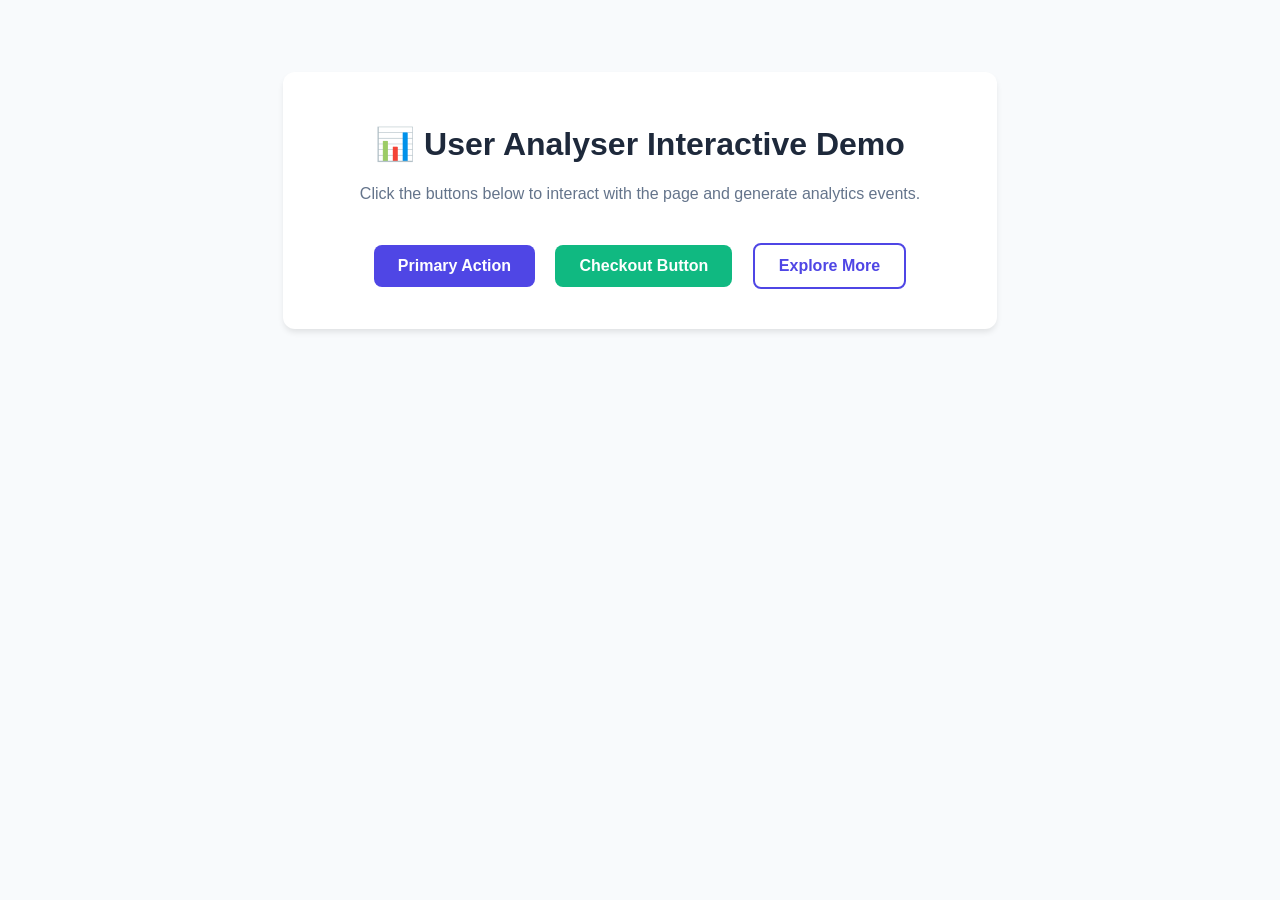
<file: tracker/demo.html>
<!DOCTYPE html>
<html lang="en">
<head>
    <meta charset="UTF-8">
    <meta name="viewport" content="width=device-width, initial-scale=1.0">
    <title>User Analyser - Interactive Demo Page</title>
    <style>
        body { font-family: -apple-system, sans-serif; background: #f8fafc; color: #1e293b; padding: 2rem; text-align: center; }
        .card { background: white; max-width: 650px; margin: 2rem auto; padding: 2rem; border-radius: 12px; box-shadow: 0 4px 6px -1px rgba(0,0,0,0.1); }
        .btn { padding: 0.75rem 1.5rem; font-size: 1rem; font-weight: 600; border-radius: 8px; border: none; cursor: pointer; margin: 0.5rem; transition: transform 0.1s; }
        .btn-primary { background: #4f46e5; color: white; }
        .btn-accent { background: #10b981; color: white; }
        .btn-outline { background: white; color: #4f46e5; border: 2px solid #4f46e5; }
        .btn:hover { transform: translateY(-2px); }
        #toast { position: fixed; bottom: 20px; right: 20px; background: #0f172a; color: white; padding: 12px 20px; border-radius: 8px; display: none; }
    </style>
</head>
<body>
    <div class="card">
        <h1>📊 User Analyser Interactive Demo</h1>
        <p style="color: #64748b; margin: 1rem 0 2rem;">Click the buttons below to interact with the page and generate analytics events.</p>
        <div>
            <button id="btn-demo-primary" class="btn btn-primary">Primary Action</button>
            <button id="btn-demo-accent" class="btn btn-accent">Checkout Button</button>
            <button id="btn-demo-outline" class="btn btn-outline">Explore More</button>
        </div>
    </div>
    <div id="toast"></div>
    <script src="tracker.js" data-api-url="http://127.0.0.1:5000/api"></script>
    <script>
        window.addEventListener('cf:click_tracked', function(e) {
            var t = document.getElementById('toast');
            t.innerText = 'Click recorded: (' + e.detail.clickCoordinates.x + ', ' + e.detail.clickCoordinates.y + ')';
            t.style.display = 'block';
            setTimeout(function() { t.style.display = 'none'; }, 2000);
        });
    </script>
</body>
</html>
</file>
